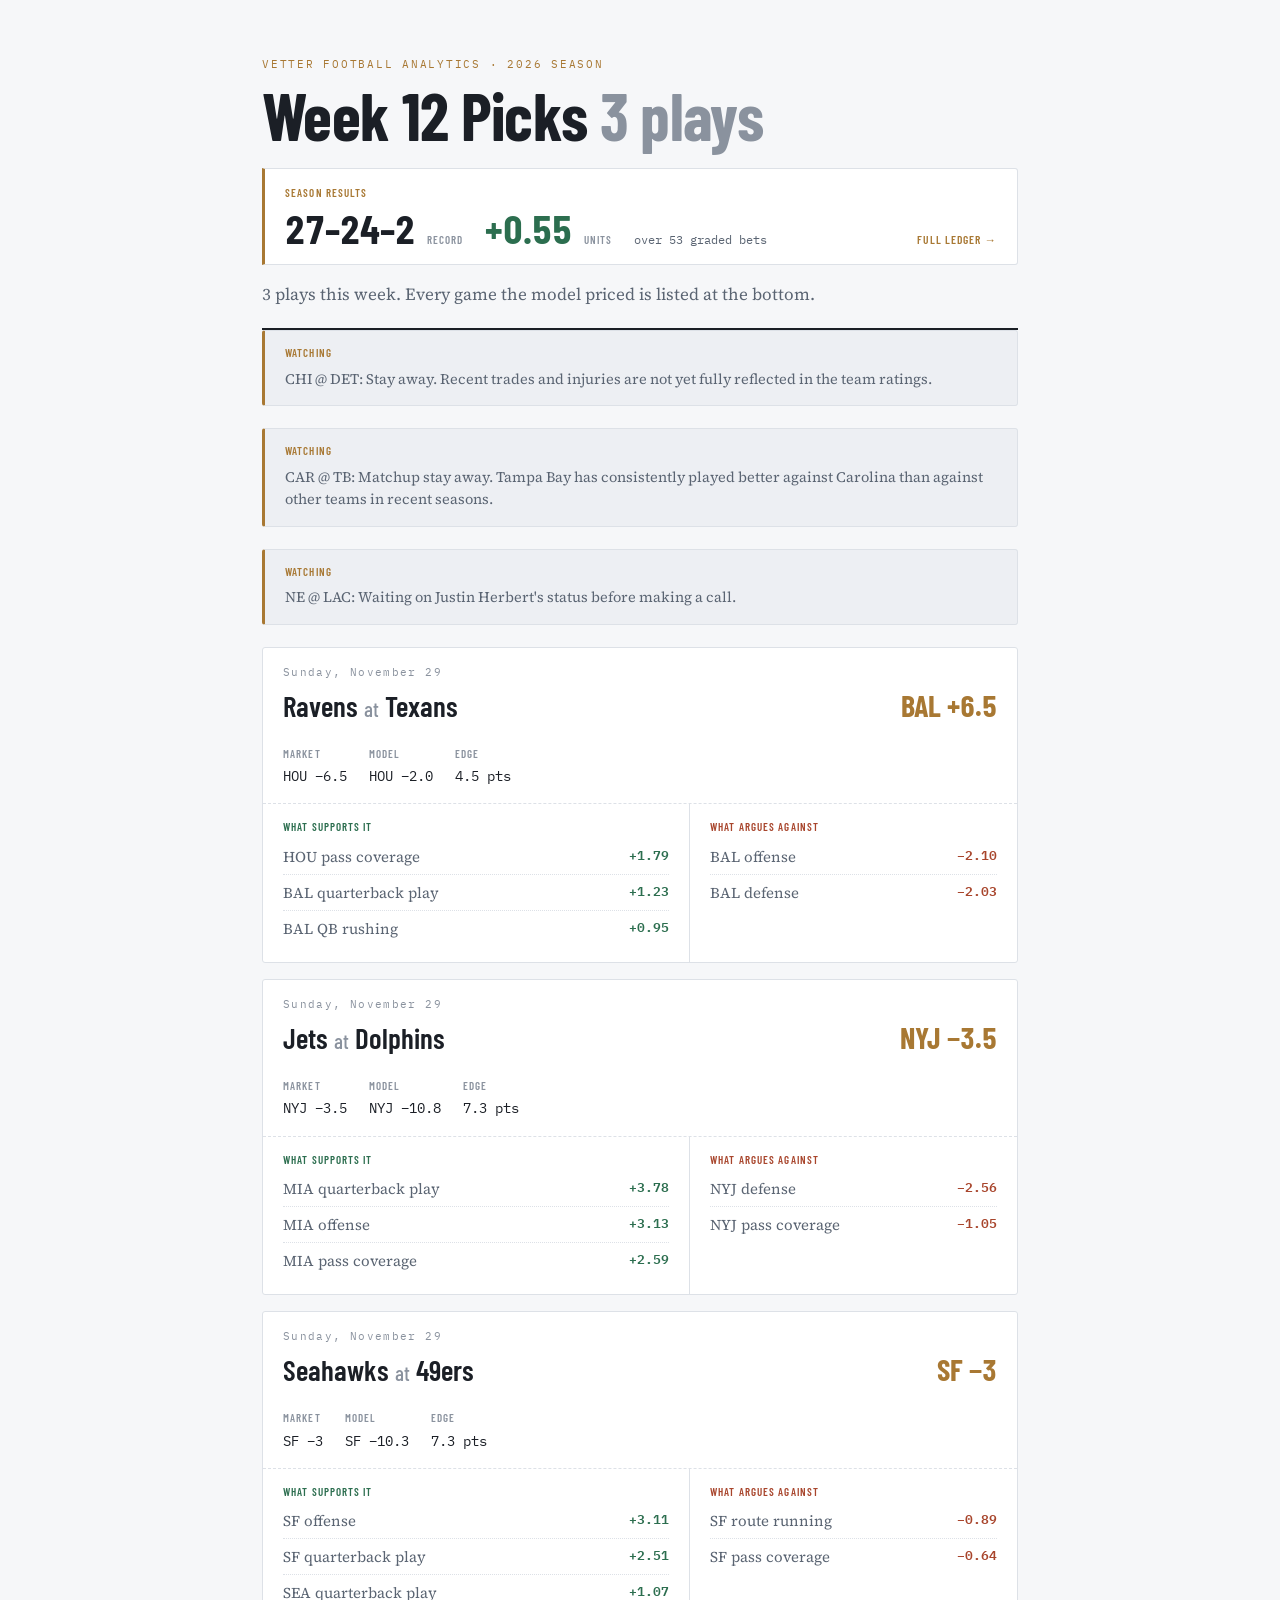
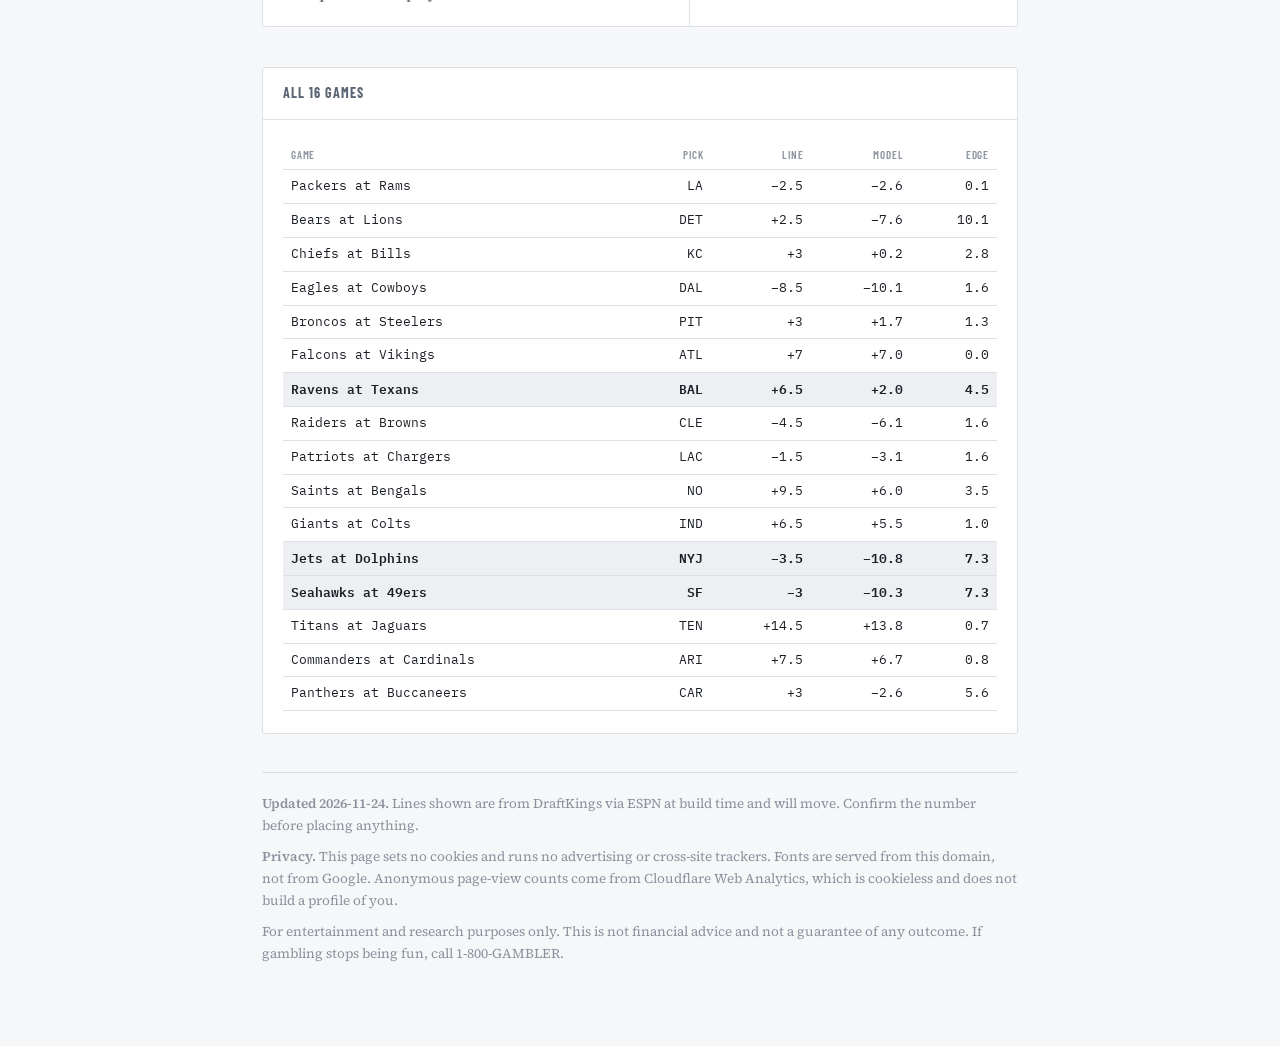
<file: index.html>
<!doctype html>
<html lang="en"><head>
<meta charset="utf-8">
<meta name="viewport" content="width=device-width,initial-scale=1">
<title>Week 12 Picks &middot; Vetter Football Analytics</title>
<meta name="description" content="Week 12 2026 NFL spread picks that pass a
key-number filter, with the model drivers behind each and the backtest that qualified them.">
<style>/* Self-hosted webfonts -- no request ever leaves this domain.
   Generated by scripts/vendor_fonts.py. SIL OFL 1.1, see fonts/LICENSE.txt. */
@font-face {
  font-family: 'Barlow Condensed';
  font-style: normal;
  font-weight: 500;
  font-display: swap;
  src: url(fonts/BarlowCondensed-500.woff2) format('woff2');
  unicode-range: U+0000-00FF, U+0131, U+0152-0153, U+02BB-02BC, U+02C6, U+02DA, U+02DC, U+0304, U+0308, U+0329, U+2000-206F, U+20AC, U+2122, U+2191, U+2193, U+2212, U+2215, U+FEFF, U+FFFD;
}
@font-face {
  font-family: 'Barlow Condensed';
  font-style: normal;
  font-weight: 600;
  font-display: swap;
  src: url(fonts/BarlowCondensed-600.woff2) format('woff2');
  unicode-range: U+0000-00FF, U+0131, U+0152-0153, U+02BB-02BC, U+02C6, U+02DA, U+02DC, U+0304, U+0308, U+0329, U+2000-206F, U+20AC, U+2122, U+2191, U+2193, U+2212, U+2215, U+FEFF, U+FFFD;
}
@font-face {
  font-family: 'Barlow Condensed';
  font-style: normal;
  font-weight: 700;
  font-display: swap;
  src: url(fonts/BarlowCondensed-700.woff2) format('woff2');
  unicode-range: U+0000-00FF, U+0131, U+0152-0153, U+02BB-02BC, U+02C6, U+02DA, U+02DC, U+0304, U+0308, U+0329, U+2000-206F, U+20AC, U+2122, U+2191, U+2193, U+2212, U+2215, U+FEFF, U+FFFD;
}
@font-face {
  font-family: 'IBM Plex Mono';
  font-style: normal;
  font-weight: 400;
  font-display: swap;
  src: url(fonts/IBMPlexMono-400.woff2) format('woff2');
  unicode-range: U+0000-00FF, U+0131, U+0152-0153, U+02BB-02BC, U+02C6, U+02DA, U+02DC, U+0304, U+0308, U+0329, U+2000-206F, U+20AC, U+2122, U+2191, U+2193, U+2212, U+2215, U+FEFF, U+FFFD;
}
@font-face {
  font-family: 'IBM Plex Mono';
  font-style: normal;
  font-weight: 500;
  font-display: swap;
  src: url(fonts/IBMPlexMono-500.woff2) format('woff2');
  unicode-range: U+0000-00FF, U+0131, U+0152-0153, U+02BB-02BC, U+02C6, U+02DA, U+02DC, U+0304, U+0308, U+0329, U+2000-206F, U+20AC, U+2122, U+2191, U+2193, U+2212, U+2215, U+FEFF, U+FFFD;
}
@font-face {
  font-family: 'IBM Plex Mono';
  font-style: normal;
  font-weight: 600;
  font-display: swap;
  src: url(fonts/IBMPlexMono-600.woff2) format('woff2');
  unicode-range: U+0000-00FF, U+0131, U+0152-0153, U+02BB-02BC, U+02C6, U+02DA, U+02DC, U+0304, U+0308, U+0329, U+2000-206F, U+20AC, U+2122, U+2191, U+2193, U+2212, U+2215, U+FEFF, U+FFFD;
}
@font-face {
  font-family: 'Source Serif 4';
  font-style: normal;
  font-weight: 400;
  font-display: swap;
  src: url(fonts/SourceSerif4-400.woff2) format('woff2');
  unicode-range: U+0000-00FF, U+0131, U+0152-0153, U+02BB-02BC, U+02C6, U+02DA, U+02DC, U+0304, U+0308, U+0329, U+2000-206F, U+20AC, U+2122, U+2191, U+2193, U+2212, U+2215, U+FEFF, U+FFFD;
}
@font-face {
  font-family: 'Source Serif 4';
  font-style: normal;
  font-weight: 600;
  font-display: swap;
  src: url(fonts/SourceSerif4-400.woff2) format('woff2');
  unicode-range: U+0000-00FF, U+0131, U+0152-0153, U+02BB-02BC, U+02C6, U+02DA, U+02DC, U+0304, U+0308, U+0329, U+2000-206F, U+20AC, U+2122, U+2191, U+2193, U+2212, U+2215, U+FEFF, U+FFFD;
}
</style>
<style>
/* Link out to the graded record. Kept in the shared CSS rather than the results page's own
   sheet because both pages link to each other and the two must look the same. */
.navout{margin:6px 0 0}
.navout a{font:600 12px/1.3 var(--disp);letter-spacing:.09em;text-transform:uppercase;
  color:var(--brass);text-decoration:none;border-bottom:1px solid transparent}
.navout a:hover{border-bottom-color:var(--brass)}
/* The season-record banner: a full-width target, because the record is the second thing a
   visitor wants after this week's plays and a 12px link was not finding it. */
.seasonbar{display:flex;flex-wrap:wrap;align-items:baseline;gap:0 12px;
  margin:22px 0 0;padding:15px 20px;background:var(--card);
  border:1px solid var(--line);border-left:3px solid var(--brass);border-radius:0 3px 3px 0;
  text-decoration:none;color:inherit;transition:border-color .15s,background .15s}
.seasonbar:hover{background:var(--rail);border-color:var(--brass)}
.seasonbar .sb-lab{width:100%;font-family:var(--disp);text-transform:uppercase;
  letter-spacing:.1em;font-size:11px;font-weight:600;color:var(--brass);margin-bottom:6px}
.seasonbar .sb-fig{font-family:var(--disp);font-weight:700;font-size:clamp(30px,6vw,40px);
  line-height:1;color:var(--tx);font-variant-numeric:tabular-nums}
.seasonbar .sb-fig.pos{color:var(--for)} .seasonbar .sb-fig.neg{color:var(--agst)}
.seasonbar .sb-sub{font-family:var(--disp);text-transform:uppercase;letter-spacing:.09em;
  font-size:11px;font-weight:600;color:var(--tx3);margin-right:10px}
.seasonbar .sb-n{font-family:var(--mono);font-size:12px;color:var(--tx2)}
.seasonbar .sb-go{margin-left:auto;font-family:var(--disp);text-transform:uppercase;
  letter-spacing:.09em;font-size:11.5px;font-weight:600;color:var(--brass);white-space:nowrap}
@media (max-width:520px){.seasonbar .sb-go{margin-left:0;width:100%;margin-top:8px}}
/* All-games table: the plays are marked so a reader can see which rows made the card without
   the page having to repeat them. */
table.allg td{font-variant-numeric:tabular-nums}
table.allg tr.on{background:var(--rail)}
table.allg tr.on td{font-weight:600}
:root{
  --paper:#F6F7F9; --card:#FFFFFF; --line:#DDE1E7;
  --tx:#1B1F26; --tx2:#5A6472; --tx3:#8A929E;
  --brass:#A87833; --for:#2C6E4F; --agst:#A8452C; --rail:#EDEFF3;
  --disp:"Barlow Condensed",Impact,"Arial Narrow",sans-serif;
  --body:"Source Serif 4",Georgia,"Times New Roman",serif;
  --mono:"IBM Plex Mono",ui-monospace,Consolas,monospace;
}
@media (prefers-color-scheme:dark){:root:not([data-theme="light"]){
  --paper:#0F1216; --card:#171B21; --line:#282E37;
  --tx:#E6E9ED; --tx2:#9AA3AF; --tx3:#6E7885;
  --brass:#D6A45B; --for:#5FA37C; --agst:#D2725A; --rail:#1E242C;
}}
:root[data-theme="dark"]{
  --paper:#0F1216; --card:#171B21; --line:#282E37;
  --tx:#E6E9ED; --tx2:#9AA3AF; --tx3:#6E7885;
  --brass:#D6A45B; --for:#5FA37C; --agst:#D2725A; --rail:#1E242C;
}
*{box-sizing:border-box}
body{margin:0;background:var(--paper);color:var(--tx);font-family:var(--body);
  font-size:17px;line-height:1.6;-webkit-font-smoothing:antialiased}
.wrap{max-width:820px;margin:0 auto;padding:clamp(22px,5vw,56px) clamp(18px,5vw,32px) 72px}
.k{font-family:var(--disp);text-transform:uppercase;letter-spacing:.1em;font-size:11px;
  font-weight:600;color:var(--tx3);display:block}
header{border-bottom:2px solid var(--tx);padding-bottom:20px}
.eyebrow{font-family:var(--mono);font-size:11px;letter-spacing:.16em;text-transform:uppercase;
  color:var(--brass);margin:0 0 10px}
h1{font-family:var(--disp);font-weight:700;font-size:clamp(40px,9vw,66px);line-height:.95;
  margin:0;letter-spacing:-.01em}
h1 em{font-style:normal;color:var(--tx3)}
.lede{color:var(--tx2);margin:16px 0 0;max-width:62ch}
.rule{margin:26px 0 34px;border-left:3px solid var(--brass);background:var(--card);
  padding:16px 20px;border-radius:0 3px 3px 0}
.rule .k{margin-bottom:8px}
.rule p{margin:0;font-size:16px;color:var(--tx2)}
.rule b{color:var(--tx);font-family:var(--mono);font-size:14.5px}
.picks{display:flex;flex-direction:column;gap:16px}
.pick{background:var(--card);border:1px solid var(--line);border-radius:3px;overflow:hidden}
.ptop{display:flex;flex-wrap:wrap;align-items:baseline;gap:0 14px;
  padding:16px 20px 12px}
.day{font-family:var(--mono);font-size:10.5px;letter-spacing:.13em;color:var(--tx3);
  width:100%}
.ptop h2{font-family:var(--disp);font-weight:600;font-size:29px;line-height:1.05;margin:4px 0 0;
  flex:1 1 auto}
.ptop h2 span{color:var(--tx3);font-weight:500;font-size:21px}
.bet{font-family:var(--disp);font-weight:700;font-size:30px;color:var(--brass);
  font-variant-numeric:tabular-nums;white-space:nowrap}
.nums{display:flex;flex-wrap:wrap;gap:22px;padding:4px 20px 14px;
  border-bottom:1px dashed var(--line)}
.nums div span:last-child{font-family:var(--mono);font-size:13.5px;
  font-variant-numeric:tabular-nums;color:var(--tx)}
.drv{display:grid;grid-template-columns:1.3fr 1fr;border-top:0}
.dcol{padding:14px 20px 16px}
.dcol+.dcol{border-left:1px solid var(--line)}
.dcol ul{list-style:none;margin:9px 0 0;padding:0;display:flex;flex-direction:column;gap:6px}
.dcol li{display:flex;justify-content:space-between;gap:12px;font-size:15px;
  border-bottom:1px dotted var(--line);padding-bottom:5px}
.dcol li:last-child{border-bottom:0}
.dcol li span:first-child{color:var(--tx2)}
.dcol li span:last-child{font-family:var(--mono);font-size:13px;font-weight:600;
  font-variant-numeric:tabular-nums;white-space:nowrap}
.for .k{color:var(--for)} .for li span:last-child{color:var(--for)}
.agst .k{color:var(--agst)} .agst li span:last-child{color:var(--agst)}
.badge{font-family:var(--mono);font-size:9.5px;letter-spacing:.12em;text-transform:uppercase;
  color:var(--brass);border:1px solid var(--brass);border-radius:2px;padding:2px 6px;
  margin-left:9px;white-space:nowrap}
.note{border-top:1px solid var(--line);background:var(--rail);padding:13px 20px 15px}
.note .k{margin-bottom:6px;color:var(--brass)}
.note p{margin:0;font-size:14.5px;line-height:1.55;color:var(--tx2)}
.watch{margin:0 0 22px;border:1px solid var(--line);border-left:3px solid var(--brass);
  border-radius:3px}
.method{margin-top:40px;border:1px solid var(--line);background:var(--card);border-radius:3px}
.method h3{font-family:var(--disp);text-transform:uppercase;letter-spacing:.07em;font-size:14px;
  margin:0;padding:14px 20px;border-bottom:1px solid var(--line);color:var(--tx2)}
.method .inner{padding:6px 20px 18px}
.method p{font-size:15.5px;color:var(--tx2)}
.method b{color:var(--tx)}
table{width:100%;border-collapse:collapse;margin:14px 0 4px;font-family:var(--mono);
  font-size:13px;font-variant-numeric:tabular-nums}
th,td{text-align:right;padding:6px 8px;border-bottom:1px solid var(--line)}
th:first-child,td:first-child{text-align:left}
th{font-family:var(--disp);text-transform:uppercase;letter-spacing:.07em;font-size:11px;
  color:var(--tx3);font-weight:600}
.tw{overflow-x:auto}
.record{font-family:var(--disp);font-size:34px;font-weight:700;color:var(--brass);
  margin:10px 0 14px;line-height:1.1;letter-spacing:.005em;font-variant-numeric:tabular-nums}
.record span{display:block;font-family:var(--mono);font-size:13px;font-weight:400;
  color:var(--tx2);letter-spacing:0;margin-top:5px}
footer{margin-top:38px;padding-top:20px;border-top:1px solid var(--line);
  font-size:13.5px;color:var(--tx3)}
footer p{margin:0 0 10px}
@media (max-width:640px){
  .drv{grid-template-columns:1fr}
  .dcol+.dcol{border-left:0;border-top:1px solid var(--line)}
  .bet{font-size:26px}
}
</style>
</head><body>
<div class="wrap">
<header>
  <p class="eyebrow">Vetter Football Analytics &middot; 2026 Season</p>
  <h1>Week 12 Picks <em>3 plays</em></h1>
  <a class="seasonbar" href="results.html"><span class="sb-lab">Season results</span><span class="sb-fig">27&ndash;24&ndash;2</span><span class="sb-sub">record</span><span class="sb-fig pos">+0.55</span><span class="sb-sub">units</span><span class="sb-n">over 53 graded bets</span><span class="sb-go">Full ledger &rarr;</span></a>
  <p class="lede">3 plays this week. Every game the model priced is listed at the
  bottom.</p>
</header>

<div class="note watch"><span class="k">Watching</span><p>CHI @ DET: Stay away. Recent trades and injuries are not yet fully reflected in the team ratings.</p></div><div class="note watch"><span class="k">Watching</span><p>CAR @ TB: Matchup stay away. Tampa Bay has consistently played better against Carolina than against other teams in recent seasons.</p></div><div class="note watch"><span class="k">Watching</span><p>NE @ LAC: Waiting on Justin Herbert&#x27;s status before making a call.</p></div><div class="picks">
    <article class="pick">
      <div class="ptop">
        <div class="day">Sunday, November 29</div>
        <h2>Ravens <span>at</span> Texans</h2>
        <div class="bet">BAL +6.5</div>
      </div>
      <div class="nums">
        <div><span class="k">Market</span><span>HOU −6.5</span></div>
        <div><span class="k">Model</span><span>HOU −2.0</span></div>
        <div><span class="k">Edge</span><span>4.5 pts</span></div>
      </div>
      <div class="drv">
        <div class="dcol for"><span class="k">What supports it</span><ul><li><span>HOU pass coverage</span><span>+1.79</span></li><li><span>BAL quarterback play</span><span>+1.23</span></li><li><span>BAL QB rushing</span><span>+0.95</span></li></ul></div>
        <div class="dcol agst"><span class="k">What argues against</span><ul><li><span>BAL offense</span><span>−2.10</span></li><li><span>BAL defense</span><span>−2.03</span></li></ul></div>
      </div>
    </article>
    <article class="pick">
      <div class="ptop">
        <div class="day">Sunday, November 29</div>
        <h2>Jets <span>at</span> Dolphins</h2>
        <div class="bet">NYJ −3.5</div>
      </div>
      <div class="nums">
        <div><span class="k">Market</span><span>NYJ −3.5</span></div>
        <div><span class="k">Model</span><span>NYJ −10.8</span></div>
        <div><span class="k">Edge</span><span>7.3 pts</span></div>
      </div>
      <div class="drv">
        <div class="dcol for"><span class="k">What supports it</span><ul><li><span>MIA quarterback play</span><span>+3.78</span></li><li><span>MIA offense</span><span>+3.13</span></li><li><span>MIA pass coverage</span><span>+2.59</span></li></ul></div>
        <div class="dcol agst"><span class="k">What argues against</span><ul><li><span>NYJ defense</span><span>−2.56</span></li><li><span>NYJ pass coverage</span><span>−1.05</span></li></ul></div>
      </div>
    </article>
    <article class="pick">
      <div class="ptop">
        <div class="day">Sunday, November 29</div>
        <h2>Seahawks <span>at</span> 49ers</h2>
        <div class="bet">SF −3</div>
      </div>
      <div class="nums">
        <div><span class="k">Market</span><span>SF −3</span></div>
        <div><span class="k">Model</span><span>SF −10.3</span></div>
        <div><span class="k">Edge</span><span>7.3 pts</span></div>
      </div>
      <div class="drv">
        <div class="dcol for"><span class="k">What supports it</span><ul><li><span>SF offense</span><span>+3.11</span></li><li><span>SF quarterback play</span><span>+2.51</span></li><li><span>SEA quarterback play</span><span>+1.07</span></li></ul></div>
        <div class="dcol agst"><span class="k">What argues against</span><ul><li><span>SF route running</span><span>−0.89</span></li><li><span>SF pass coverage</span><span>−0.64</span></li></ul></div>
      </div>
    </article>
</div>

<section class="method">
  <h3>All 16 games</h3>
  <div class="inner">
  <div class="tw"><table class="allg">
    <tr><th>Game</th><th>Pick</th><th>Line</th><th>Model</th><th>Edge</th></tr>
    <tr><td>Packers at Rams</td><td>LA</td><td>−2.5</td><td>−2.6</td><td>0.1</td></tr>
    <tr><td>Bears at Lions</td><td>DET</td><td>+2.5</td><td>−7.6</td><td>10.1</td></tr>
    <tr><td>Chiefs at Bills</td><td>KC</td><td>+3</td><td>+0.2</td><td>2.8</td></tr>
    <tr><td>Eagles at Cowboys</td><td>DAL</td><td>−8.5</td><td>−10.1</td><td>1.6</td></tr>
    <tr><td>Broncos at Steelers</td><td>PIT</td><td>+3</td><td>+1.7</td><td>1.3</td></tr>
    <tr><td>Falcons at Vikings</td><td>ATL</td><td>+7</td><td>+7.0</td><td>0.0</td></tr>
    <tr class="on"><td>Ravens at Texans</td><td>BAL</td><td>+6.5</td><td>+2.0</td><td>4.5</td></tr>
    <tr><td>Raiders at Browns</td><td>CLE</td><td>−4.5</td><td>−6.1</td><td>1.6</td></tr>
    <tr><td>Patriots at Chargers</td><td>LAC</td><td>−1.5</td><td>−3.1</td><td>1.6</td></tr>
    <tr><td>Saints at Bengals</td><td>NO</td><td>+9.5</td><td>+6.0</td><td>3.5</td></tr>
    <tr><td>Giants at Colts</td><td>IND</td><td>+6.5</td><td>+5.5</td><td>1.0</td></tr>
    <tr class="on"><td>Jets at Dolphins</td><td>NYJ</td><td>−3.5</td><td>−10.8</td><td>7.3</td></tr>
    <tr class="on"><td>Seahawks at 49ers</td><td>SF</td><td>−3</td><td>−10.3</td><td>7.3</td></tr>
    <tr><td>Titans at Jaguars</td><td>TEN</td><td>+14.5</td><td>+13.8</td><td>0.7</td></tr>
    <tr><td>Commanders at Cardinals</td><td>ARI</td><td>+7.5</td><td>+6.7</td><td>0.8</td></tr>
    <tr><td>Panthers at Buccaneers</td><td>CAR</td><td>+3</td><td>−2.6</td><td>5.6</td></tr>
  </table></div>
  </div>
</section>

<footer>
  <p><b>Updated 2026-11-24.</b> Lines shown are from DraftKings via ESPN at build time and will
  move. Confirm the number before placing anything.</p>
  <p><b>Privacy.</b> This page sets no cookies and runs no advertising or cross-site trackers. Fonts are served from this domain, not from Google. Anonymous page-view counts come from Cloudflare Web Analytics, which is cookieless and does not build a profile of you.</p>
  <p>For entertainment and research purposes only. This is not financial advice and not a
  guarantee of any outcome. If gambling stops being fun, call 1-800-GAMBLER.</p>
</footer>
</div>
<!-- Cloudflare Web Analytics --><script type="module" src="https://static.cloudflareinsights.com/beacon.min.js" data-cf-beacon='{"token": "263f1cc7247d42f390323c5ebadceb72"}'></script><!-- End Cloudflare Web Analytics -->
</body></html>
</file>
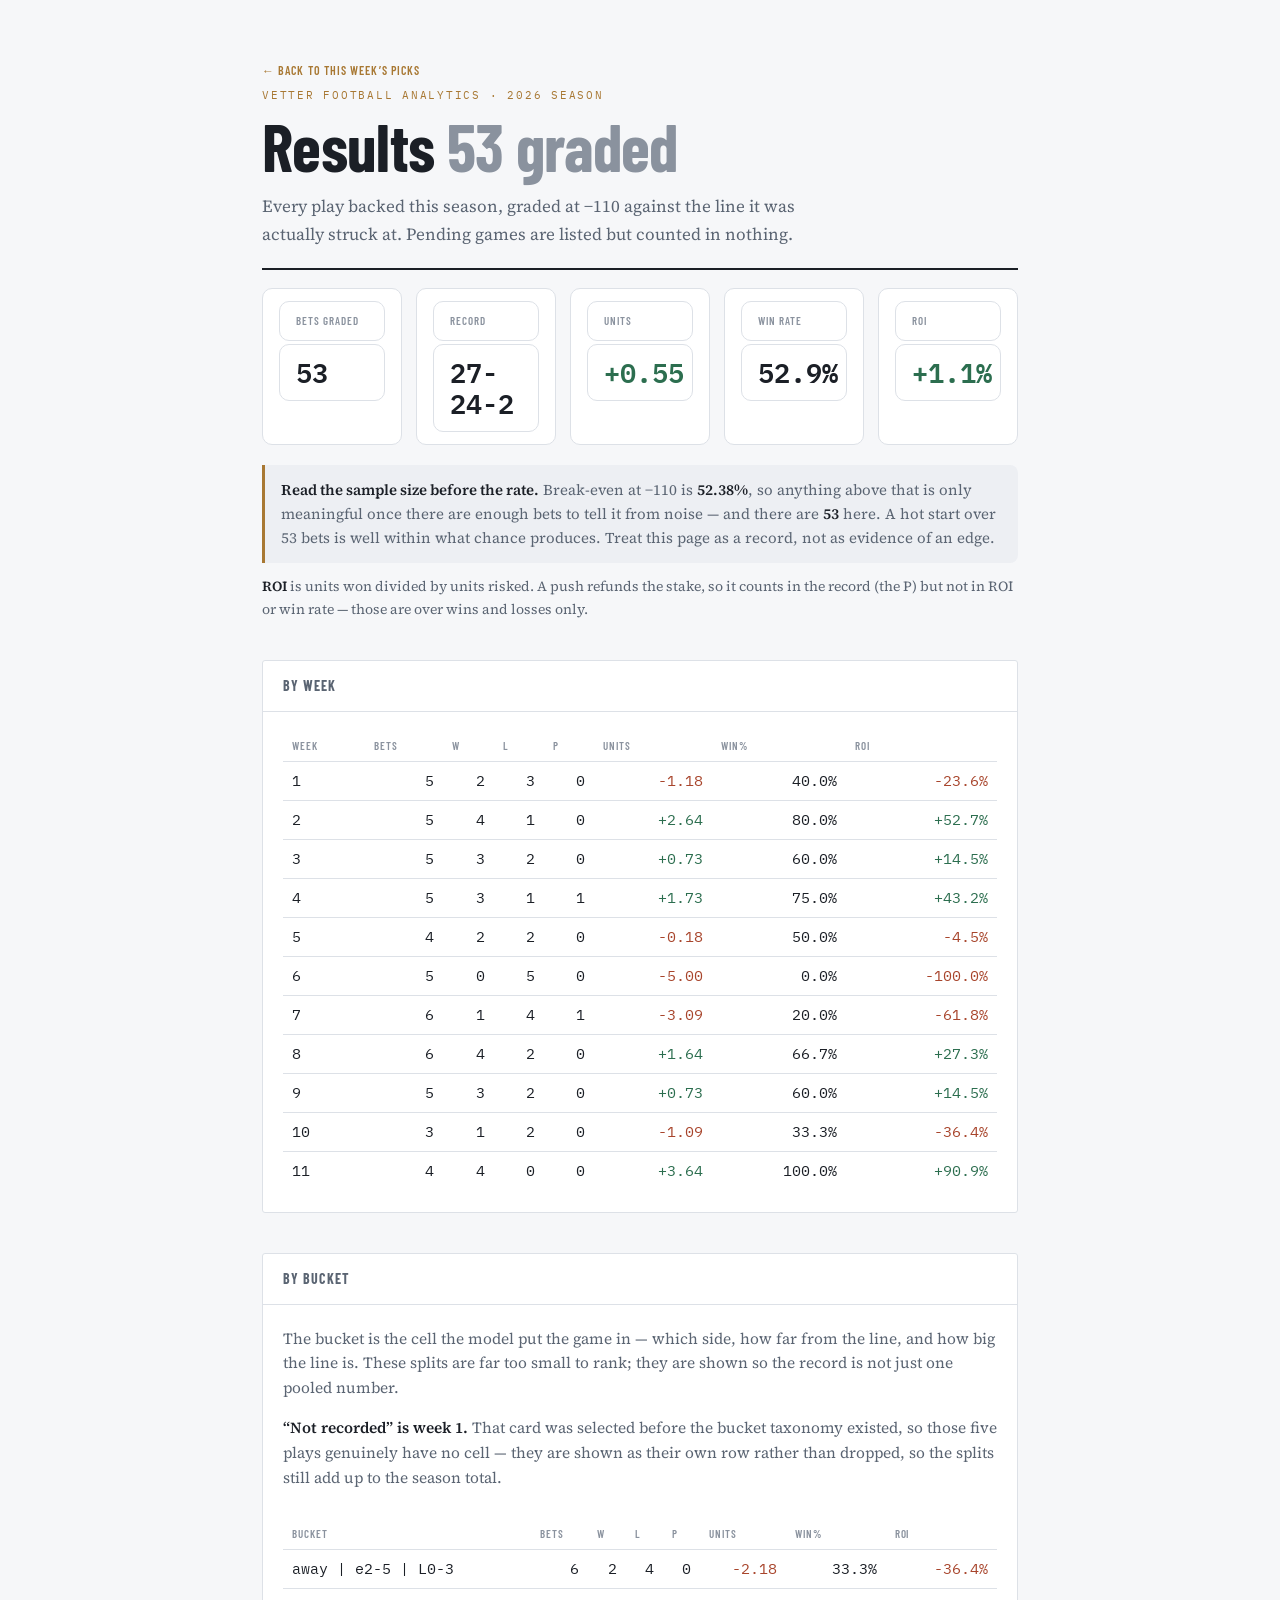
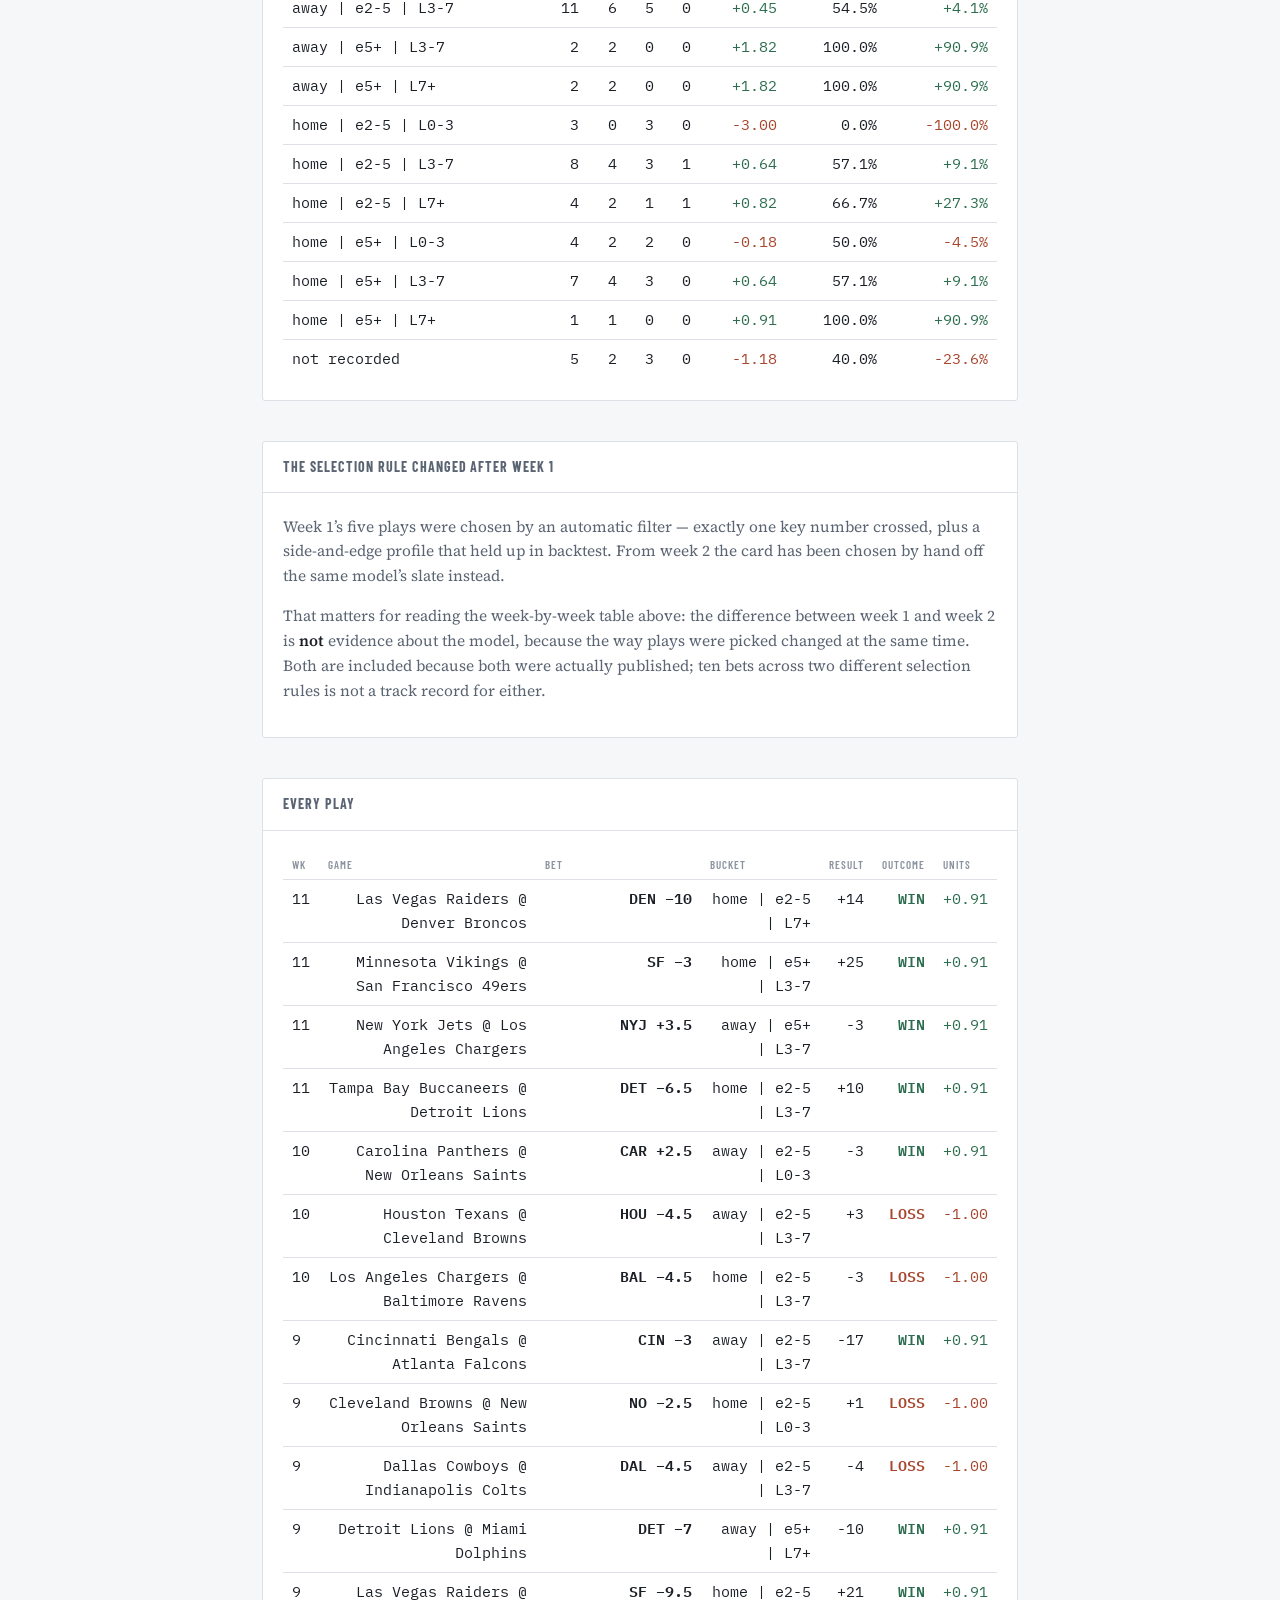
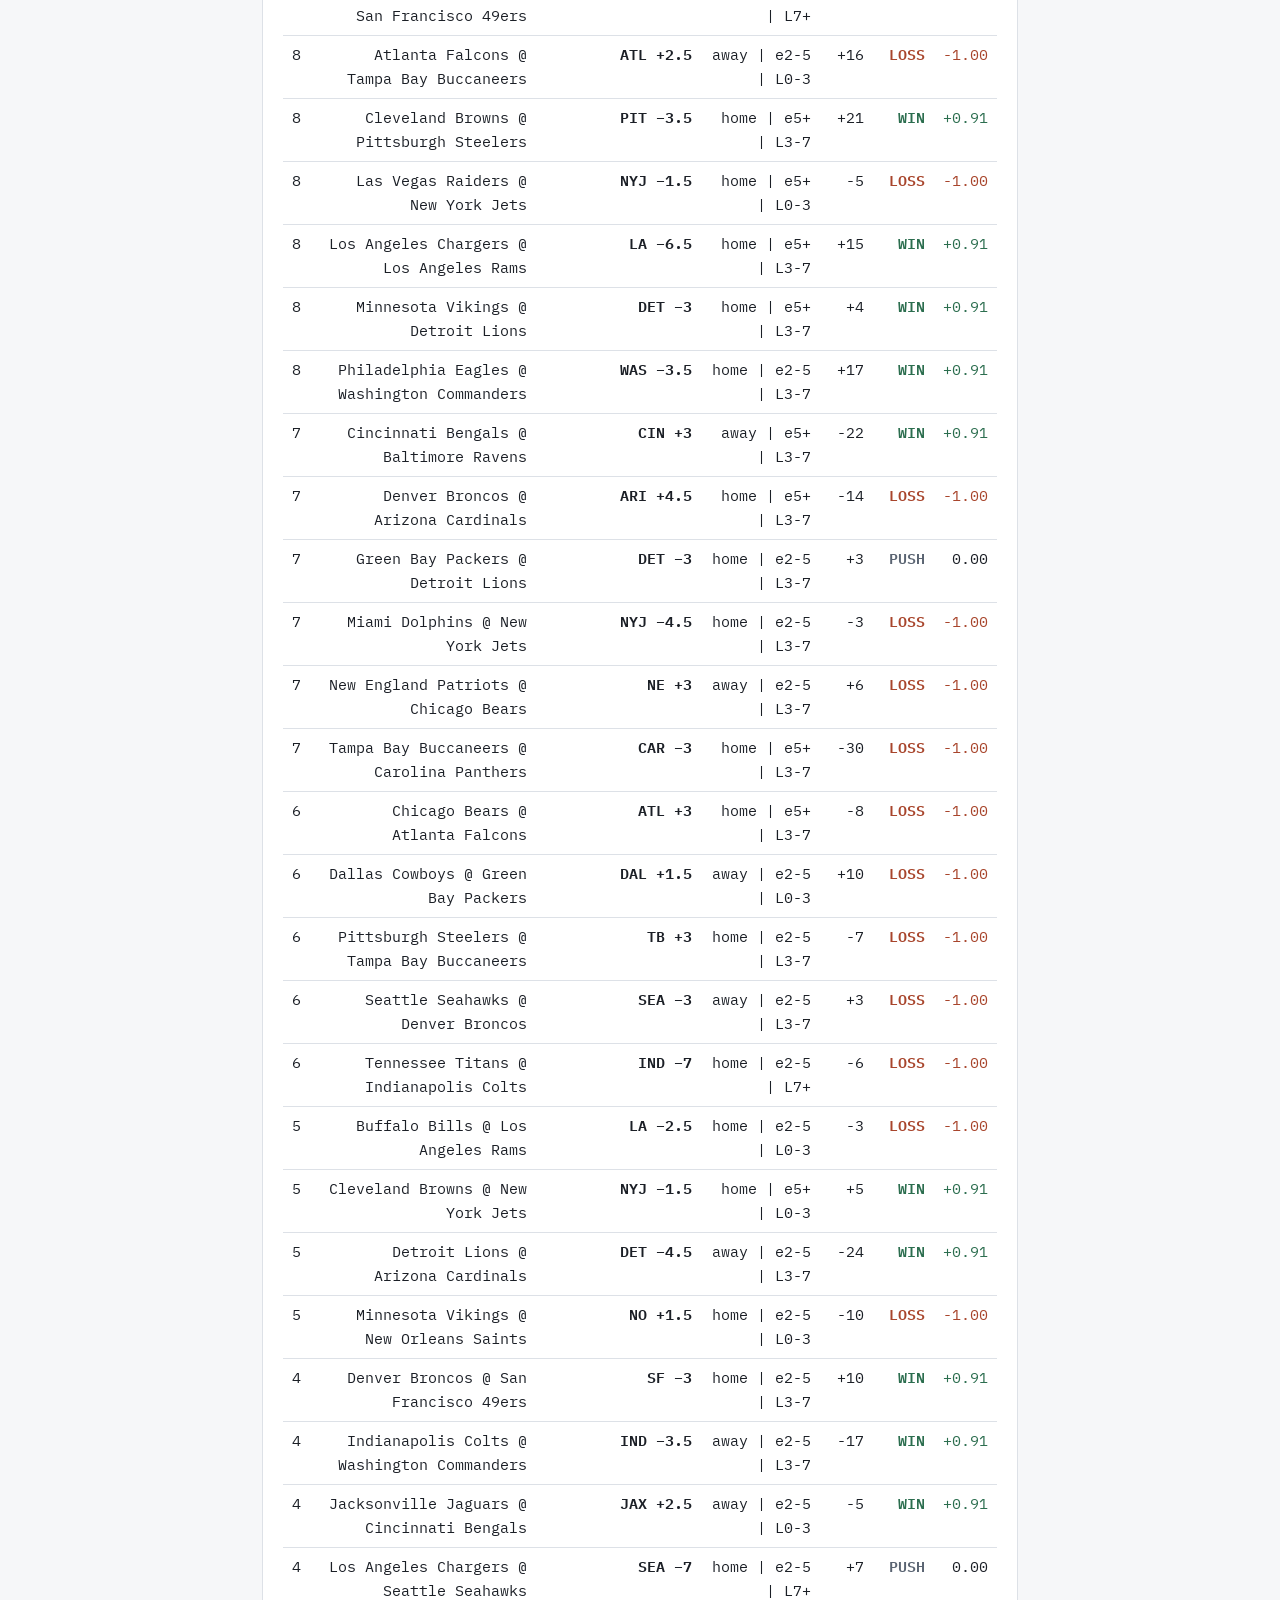
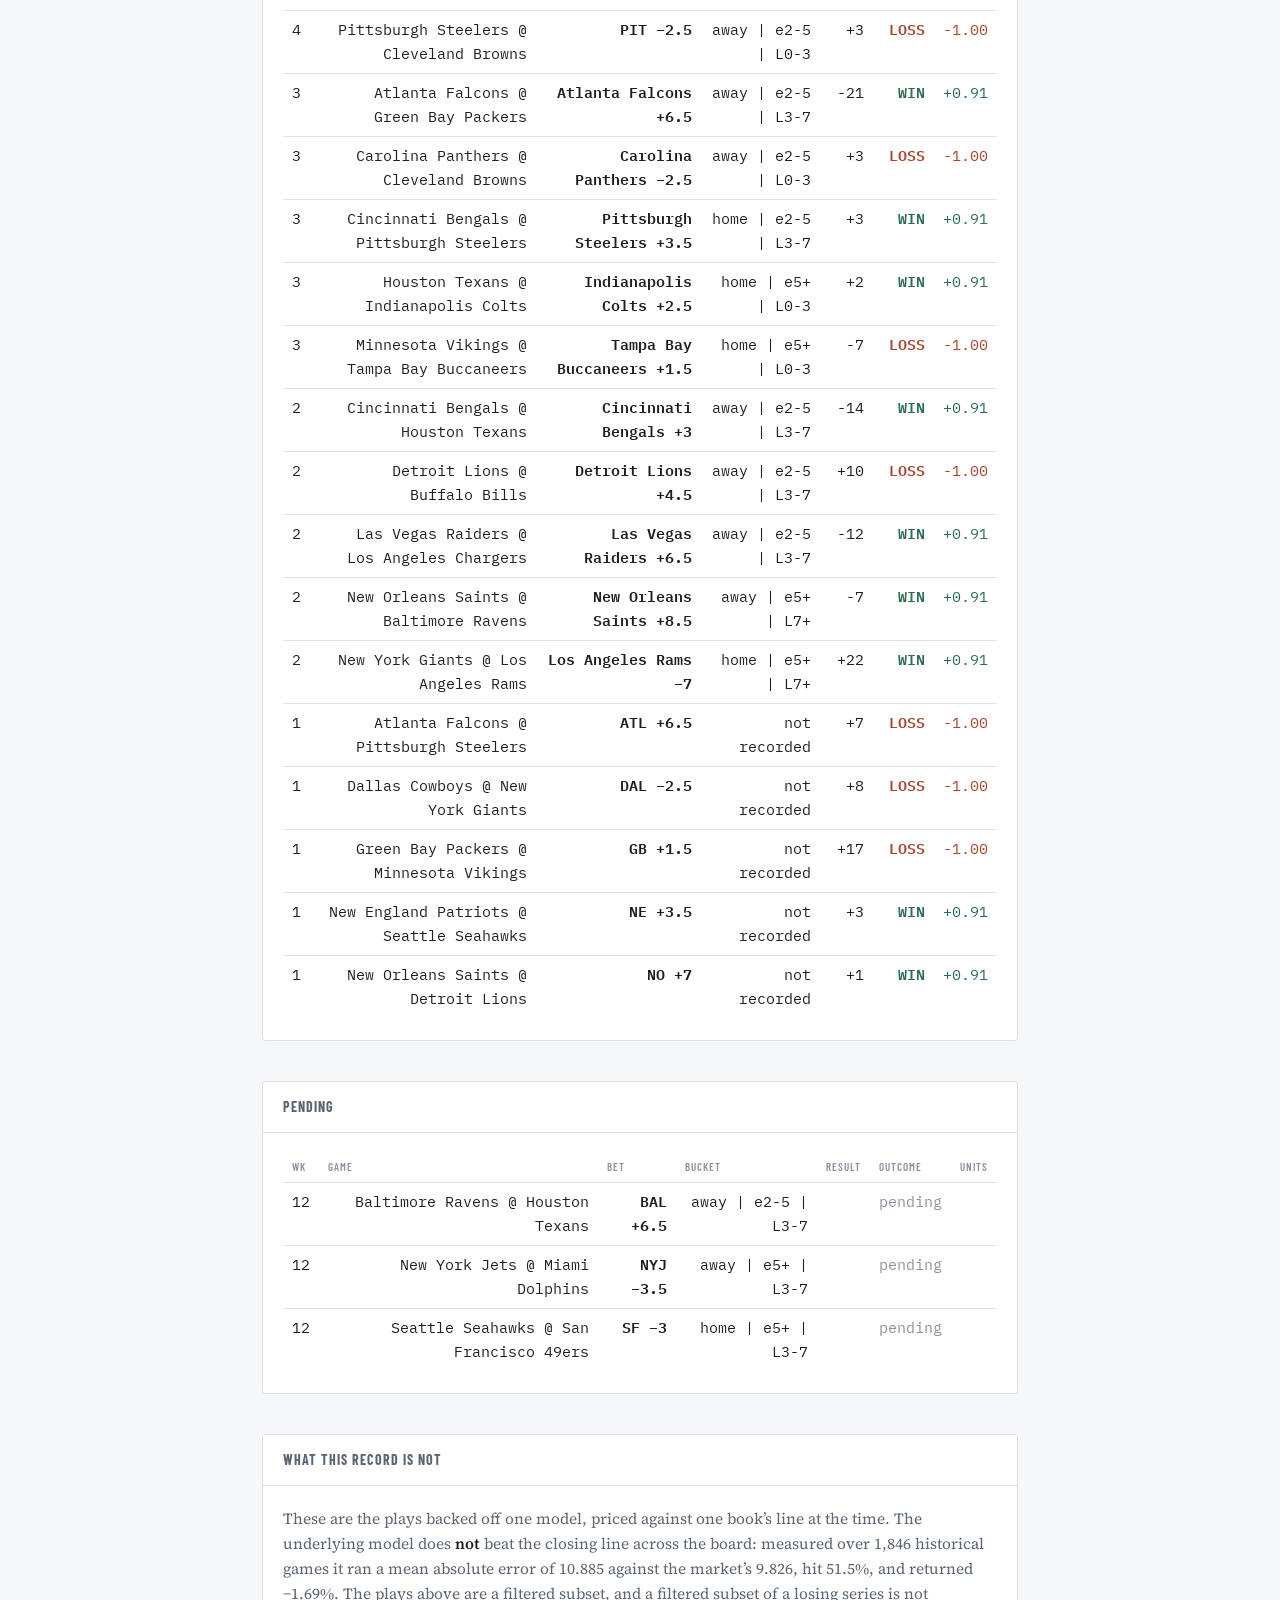
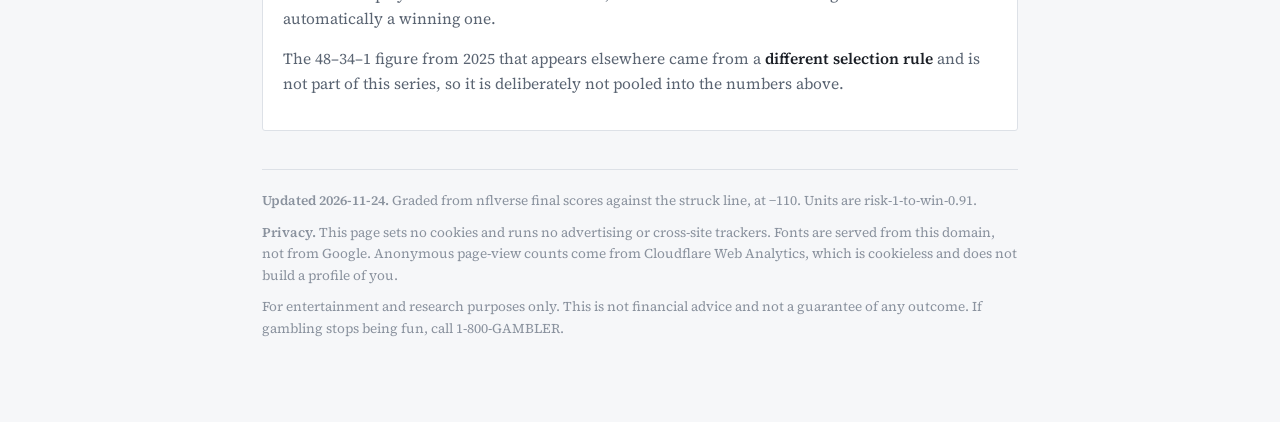
<file: results.html>
<!doctype html>
<html lang="en"><head>
<meta charset="utf-8">
<meta name="viewport" content="width=device-width,initial-scale=1">
<title>Results &middot; Vetter Football Analytics</title>
<meta name="description" content="Graded record of every NFL spread play backed this season,
at -110, with units and ROI stated against the break-even rate.">
<style>/* Self-hosted webfonts -- no request ever leaves this domain.
   Generated by scripts/vendor_fonts.py. SIL OFL 1.1, see fonts/LICENSE.txt. */
@font-face {
  font-family: 'Barlow Condensed';
  font-style: normal;
  font-weight: 500;
  font-display: swap;
  src: url(fonts/BarlowCondensed-500.woff2) format('woff2');
  unicode-range: U+0000-00FF, U+0131, U+0152-0153, U+02BB-02BC, U+02C6, U+02DA, U+02DC, U+0304, U+0308, U+0329, U+2000-206F, U+20AC, U+2122, U+2191, U+2193, U+2212, U+2215, U+FEFF, U+FFFD;
}
@font-face {
  font-family: 'Barlow Condensed';
  font-style: normal;
  font-weight: 600;
  font-display: swap;
  src: url(fonts/BarlowCondensed-600.woff2) format('woff2');
  unicode-range: U+0000-00FF, U+0131, U+0152-0153, U+02BB-02BC, U+02C6, U+02DA, U+02DC, U+0304, U+0308, U+0329, U+2000-206F, U+20AC, U+2122, U+2191, U+2193, U+2212, U+2215, U+FEFF, U+FFFD;
}
@font-face {
  font-family: 'Barlow Condensed';
  font-style: normal;
  font-weight: 700;
  font-display: swap;
  src: url(fonts/BarlowCondensed-700.woff2) format('woff2');
  unicode-range: U+0000-00FF, U+0131, U+0152-0153, U+02BB-02BC, U+02C6, U+02DA, U+02DC, U+0304, U+0308, U+0329, U+2000-206F, U+20AC, U+2122, U+2191, U+2193, U+2212, U+2215, U+FEFF, U+FFFD;
}
@font-face {
  font-family: 'IBM Plex Mono';
  font-style: normal;
  font-weight: 400;
  font-display: swap;
  src: url(fonts/IBMPlexMono-400.woff2) format('woff2');
  unicode-range: U+0000-00FF, U+0131, U+0152-0153, U+02BB-02BC, U+02C6, U+02DA, U+02DC, U+0304, U+0308, U+0329, U+2000-206F, U+20AC, U+2122, U+2191, U+2193, U+2212, U+2215, U+FEFF, U+FFFD;
}
@font-face {
  font-family: 'IBM Plex Mono';
  font-style: normal;
  font-weight: 500;
  font-display: swap;
  src: url(fonts/IBMPlexMono-500.woff2) format('woff2');
  unicode-range: U+0000-00FF, U+0131, U+0152-0153, U+02BB-02BC, U+02C6, U+02DA, U+02DC, U+0304, U+0308, U+0329, U+2000-206F, U+20AC, U+2122, U+2191, U+2193, U+2212, U+2215, U+FEFF, U+FFFD;
}
@font-face {
  font-family: 'IBM Plex Mono';
  font-style: normal;
  font-weight: 600;
  font-display: swap;
  src: url(fonts/IBMPlexMono-600.woff2) format('woff2');
  unicode-range: U+0000-00FF, U+0131, U+0152-0153, U+02BB-02BC, U+02C6, U+02DA, U+02DC, U+0304, U+0308, U+0329, U+2000-206F, U+20AC, U+2122, U+2191, U+2193, U+2212, U+2215, U+FEFF, U+FFFD;
}
@font-face {
  font-family: 'Source Serif 4';
  font-style: normal;
  font-weight: 400;
  font-display: swap;
  src: url(fonts/SourceSerif4-400.woff2) format('woff2');
  unicode-range: U+0000-00FF, U+0131, U+0152-0153, U+02BB-02BC, U+02C6, U+02DA, U+02DC, U+0304, U+0308, U+0329, U+2000-206F, U+20AC, U+2122, U+2191, U+2193, U+2212, U+2215, U+FEFF, U+FFFD;
}
@font-face {
  font-family: 'Source Serif 4';
  font-style: normal;
  font-weight: 600;
  font-display: swap;
  src: url(fonts/SourceSerif4-400.woff2) format('woff2');
  unicode-range: U+0000-00FF, U+0131, U+0152-0153, U+02BB-02BC, U+02C6, U+02DA, U+02DC, U+0304, U+0308, U+0329, U+2000-206F, U+20AC, U+2122, U+2191, U+2193, U+2212, U+2215, U+FEFF, U+FFFD;
}
</style>
<style>
/* Link out to the graded record. Kept in the shared CSS rather than the results page's own
   sheet because both pages link to each other and the two must look the same. */
.navout{margin:6px 0 0}
.navout a{font:600 12px/1.3 var(--disp);letter-spacing:.09em;text-transform:uppercase;
  color:var(--brass);text-decoration:none;border-bottom:1px solid transparent}
.navout a:hover{border-bottom-color:var(--brass)}
/* The season-record banner: a full-width target, because the record is the second thing a
   visitor wants after this week's plays and a 12px link was not finding it. */
.seasonbar{display:flex;flex-wrap:wrap;align-items:baseline;gap:0 12px;
  margin:22px 0 0;padding:15px 20px;background:var(--card);
  border:1px solid var(--line);border-left:3px solid var(--brass);border-radius:0 3px 3px 0;
  text-decoration:none;color:inherit;transition:border-color .15s,background .15s}
.seasonbar:hover{background:var(--rail);border-color:var(--brass)}
.seasonbar .sb-lab{width:100%;font-family:var(--disp);text-transform:uppercase;
  letter-spacing:.1em;font-size:11px;font-weight:600;color:var(--brass);margin-bottom:6px}
.seasonbar .sb-fig{font-family:var(--disp);font-weight:700;font-size:clamp(30px,6vw,40px);
  line-height:1;color:var(--tx);font-variant-numeric:tabular-nums}
.seasonbar .sb-fig.pos{color:var(--for)} .seasonbar .sb-fig.neg{color:var(--agst)}
.seasonbar .sb-sub{font-family:var(--disp);text-transform:uppercase;letter-spacing:.09em;
  font-size:11px;font-weight:600;color:var(--tx3);margin-right:10px}
.seasonbar .sb-n{font-family:var(--mono);font-size:12px;color:var(--tx2)}
.seasonbar .sb-go{margin-left:auto;font-family:var(--disp);text-transform:uppercase;
  letter-spacing:.09em;font-size:11.5px;font-weight:600;color:var(--brass);white-space:nowrap}
@media (max-width:520px){.seasonbar .sb-go{margin-left:0;width:100%;margin-top:8px}}
/* All-games table: the plays are marked so a reader can see which rows made the card without
   the page having to repeat them. */
table.allg td{font-variant-numeric:tabular-nums}
table.allg tr.on{background:var(--rail)}
table.allg tr.on td{font-weight:600}
:root{
  --paper:#F6F7F9; --card:#FFFFFF; --line:#DDE1E7;
  --tx:#1B1F26; --tx2:#5A6472; --tx3:#8A929E;
  --brass:#A87833; --for:#2C6E4F; --agst:#A8452C; --rail:#EDEFF3;
  --disp:"Barlow Condensed",Impact,"Arial Narrow",sans-serif;
  --body:"Source Serif 4",Georgia,"Times New Roman",serif;
  --mono:"IBM Plex Mono",ui-monospace,Consolas,monospace;
}
@media (prefers-color-scheme:dark){:root:not([data-theme="light"]){
  --paper:#0F1216; --card:#171B21; --line:#282E37;
  --tx:#E6E9ED; --tx2:#9AA3AF; --tx3:#6E7885;
  --brass:#D6A45B; --for:#5FA37C; --agst:#D2725A; --rail:#1E242C;
}}
:root[data-theme="dark"]{
  --paper:#0F1216; --card:#171B21; --line:#282E37;
  --tx:#E6E9ED; --tx2:#9AA3AF; --tx3:#6E7885;
  --brass:#D6A45B; --for:#5FA37C; --agst:#D2725A; --rail:#1E242C;
}
*{box-sizing:border-box}
body{margin:0;background:var(--paper);color:var(--tx);font-family:var(--body);
  font-size:17px;line-height:1.6;-webkit-font-smoothing:antialiased}
.wrap{max-width:820px;margin:0 auto;padding:clamp(22px,5vw,56px) clamp(18px,5vw,32px) 72px}
.k{font-family:var(--disp);text-transform:uppercase;letter-spacing:.1em;font-size:11px;
  font-weight:600;color:var(--tx3);display:block}
header{border-bottom:2px solid var(--tx);padding-bottom:20px}
.eyebrow{font-family:var(--mono);font-size:11px;letter-spacing:.16em;text-transform:uppercase;
  color:var(--brass);margin:0 0 10px}
h1{font-family:var(--disp);font-weight:700;font-size:clamp(40px,9vw,66px);line-height:.95;
  margin:0;letter-spacing:-.01em}
h1 em{font-style:normal;color:var(--tx3)}
.lede{color:var(--tx2);margin:16px 0 0;max-width:62ch}
.rule{margin:26px 0 34px;border-left:3px solid var(--brass);background:var(--card);
  padding:16px 20px;border-radius:0 3px 3px 0}
.rule .k{margin-bottom:8px}
.rule p{margin:0;font-size:16px;color:var(--tx2)}
.rule b{color:var(--tx);font-family:var(--mono);font-size:14.5px}
.picks{display:flex;flex-direction:column;gap:16px}
.pick{background:var(--card);border:1px solid var(--line);border-radius:3px;overflow:hidden}
.ptop{display:flex;flex-wrap:wrap;align-items:baseline;gap:0 14px;
  padding:16px 20px 12px}
.day{font-family:var(--mono);font-size:10.5px;letter-spacing:.13em;color:var(--tx3);
  width:100%}
.ptop h2{font-family:var(--disp);font-weight:600;font-size:29px;line-height:1.05;margin:4px 0 0;
  flex:1 1 auto}
.ptop h2 span{color:var(--tx3);font-weight:500;font-size:21px}
.bet{font-family:var(--disp);font-weight:700;font-size:30px;color:var(--brass);
  font-variant-numeric:tabular-nums;white-space:nowrap}
.nums{display:flex;flex-wrap:wrap;gap:22px;padding:4px 20px 14px;
  border-bottom:1px dashed var(--line)}
.nums div span:last-child{font-family:var(--mono);font-size:13.5px;
  font-variant-numeric:tabular-nums;color:var(--tx)}
.drv{display:grid;grid-template-columns:1.3fr 1fr;border-top:0}
.dcol{padding:14px 20px 16px}
.dcol+.dcol{border-left:1px solid var(--line)}
.dcol ul{list-style:none;margin:9px 0 0;padding:0;display:flex;flex-direction:column;gap:6px}
.dcol li{display:flex;justify-content:space-between;gap:12px;font-size:15px;
  border-bottom:1px dotted var(--line);padding-bottom:5px}
.dcol li:last-child{border-bottom:0}
.dcol li span:first-child{color:var(--tx2)}
.dcol li span:last-child{font-family:var(--mono);font-size:13px;font-weight:600;
  font-variant-numeric:tabular-nums;white-space:nowrap}
.for .k{color:var(--for)} .for li span:last-child{color:var(--for)}
.agst .k{color:var(--agst)} .agst li span:last-child{color:var(--agst)}
.badge{font-family:var(--mono);font-size:9.5px;letter-spacing:.12em;text-transform:uppercase;
  color:var(--brass);border:1px solid var(--brass);border-radius:2px;padding:2px 6px;
  margin-left:9px;white-space:nowrap}
.note{border-top:1px solid var(--line);background:var(--rail);padding:13px 20px 15px}
.note .k{margin-bottom:6px;color:var(--brass)}
.note p{margin:0;font-size:14.5px;line-height:1.55;color:var(--tx2)}
.watch{margin:0 0 22px;border:1px solid var(--line);border-left:3px solid var(--brass);
  border-radius:3px}
.method{margin-top:40px;border:1px solid var(--line);background:var(--card);border-radius:3px}
.method h3{font-family:var(--disp);text-transform:uppercase;letter-spacing:.07em;font-size:14px;
  margin:0;padding:14px 20px;border-bottom:1px solid var(--line);color:var(--tx2)}
.method .inner{padding:6px 20px 18px}
.method p{font-size:15.5px;color:var(--tx2)}
.method b{color:var(--tx)}
table{width:100%;border-collapse:collapse;margin:14px 0 4px;font-family:var(--mono);
  font-size:13px;font-variant-numeric:tabular-nums}
th,td{text-align:right;padding:6px 8px;border-bottom:1px solid var(--line)}
th:first-child,td:first-child{text-align:left}
th{font-family:var(--disp);text-transform:uppercase;letter-spacing:.07em;font-size:11px;
  color:var(--tx3);font-weight:600}
.tw{overflow-x:auto}
.record{font-family:var(--disp);font-size:34px;font-weight:700;color:var(--brass);
  margin:10px 0 14px;line-height:1.1;letter-spacing:.005em;font-variant-numeric:tabular-nums}
.record span{display:block;font-family:var(--mono);font-size:13px;font-weight:400;
  color:var(--tx2);letter-spacing:0;margin-top:5px}
footer{margin-top:38px;padding-top:20px;border-top:1px solid var(--line);
  font-size:13.5px;color:var(--tx3)}
footer p{margin:0 0 10px}
@media (max-width:640px){
  .drv{grid-template-columns:1fr}
  .dcol+.dcol{border-left:0;border-top:1px solid var(--line)}
  .bet{font-size:26px}
}
</style>
<style>
.sum{display:flex;flex-wrap:wrap;gap:14px;margin:18px 0 6px}
.sum div{background:var(--card);border:1px solid var(--line);border-radius:10px;
  padding:12px 16px;min-width:104px;flex:1 1 104px}
.sum .k{font:600 11px/1.3 var(--disp);letter-spacing:.09em;text-transform:uppercase;color:var(--tx3)}
.sum .v{font:600 27px/1.15 var(--mono);margin-top:3px;font-variant-numeric:tabular-nums}
.pos{color:var(--for)} .neg{color:var(--agst)}
table.led{width:100%;border-collapse:collapse;font-size:15px}
table.led th{font:600 11px/1.3 var(--disp);letter-spacing:.09em;text-transform:uppercase;
  color:var(--tx3);text-align:left;padding:7px 9px;border-bottom:1px solid var(--line)}
table.led td{padding:7px 9px;border-bottom:1px solid var(--line);
  font-variant-numeric:tabular-nums;vertical-align:top}
table.led tr:last-child td{border-bottom:0}
.w{color:var(--for);font-weight:600} .l{color:var(--agst);font-weight:600}
.p{color:var(--tx2);font-weight:600} .pend{color:var(--tx3)}
.nav{margin:0 0 4px}
.nav a{font:600 12px/1.3 var(--disp);letter-spacing:.09em;text-transform:uppercase;
  color:var(--brass);text-decoration:none;border-bottom:1px solid transparent}
.nav a:hover{border-bottom-color:var(--brass)}
.caveat{background:var(--rail);border-left:3px solid var(--brass);border-radius:0 8px 8px 0;
  padding:13px 16px;margin:20px 0;font-size:15px;color:var(--tx2)}
.caveat b{color:var(--tx)}
.sub{margin:-8px 0 20px;font-size:14px;color:var(--tx2)}
.sub b{color:var(--tx)}
.tw{overflow-x:auto}
</style>
</head><body>
<div class="wrap">
<header>
  <p class="nav"><a href="./">&larr; Back to this week&rsquo;s picks</a></p>
  <p class="eyebrow">Vetter Football Analytics &middot; 2026 Season</p>
  <h1>Results <em>53 graded</em></h1>
  <p class="lede">Every play backed this season, graded at &minus;110 against the line it was
  actually struck at. Pending games are listed but counted in nothing.</p>
</header>

<div class="sum"><div><div class='k'>Bets graded</div><div class='v '>53</div></div><div><div class='k'>Record</div><div class='v '>27-24-2</div></div><div><div class='k'>Units</div><div class='v pos'>+0.55</div></div><div><div class='k'>Win rate</div><div class='v '>52.9%</div></div><div><div class='k'>ROI</div><div class='v pos'>+1.1%</div></div></div>

<div class="caveat">
  <b>Read the sample size before the rate.</b> Break-even at &minus;110 is
  <b>52.38%</b>, so anything above that is only meaningful once there are enough bets
  to tell it from noise &mdash; and there are <b>53</b> here. A hot
  start over 53 bets is well within what chance produces. Treat this page as a record, not as
  evidence of an edge.
</div>
<p class="sub"><b>ROI</b> is units won divided by units risked. A push refunds the stake, so it
  counts in the record (the P) but not in ROI or win rate &mdash; those are over wins and losses
  only.</p>

<section class="method">
  <h3>By week</h3>
  <div class="inner"><div class='tw'><table class='led'><tr><th>Week</th><th>Bets</th><th>W</th><th>L</th><th>P</th><th>Units</th><th>Win%</th><th>ROI</th></tr><tr><td>1</td><td>5</td><td>2</td><td>3</td><td>0</td><td class='neg'>-1.18</td><td>40.0%</td><td class='neg'>-23.6%</td></tr><tr><td>2</td><td>5</td><td>4</td><td>1</td><td>0</td><td class='pos'>+2.64</td><td>80.0%</td><td class='pos'>+52.7%</td></tr><tr><td>3</td><td>5</td><td>3</td><td>2</td><td>0</td><td class='pos'>+0.73</td><td>60.0%</td><td class='pos'>+14.5%</td></tr><tr><td>4</td><td>5</td><td>3</td><td>1</td><td>1</td><td class='pos'>+1.73</td><td>75.0%</td><td class='pos'>+43.2%</td></tr><tr><td>5</td><td>4</td><td>2</td><td>2</td><td>0</td><td class='neg'>-0.18</td><td>50.0%</td><td class='neg'>-4.5%</td></tr><tr><td>6</td><td>5</td><td>0</td><td>5</td><td>0</td><td class='neg'>-5.00</td><td>0.0%</td><td class='neg'>-100.0%</td></tr><tr><td>7</td><td>6</td><td>1</td><td>4</td><td>1</td><td class='neg'>-3.09</td><td>20.0%</td><td class='neg'>-61.8%</td></tr><tr><td>8</td><td>6</td><td>4</td><td>2</td><td>0</td><td class='pos'>+1.64</td><td>66.7%</td><td class='pos'>+27.3%</td></tr><tr><td>9</td><td>5</td><td>3</td><td>2</td><td>0</td><td class='pos'>+0.73</td><td>60.0%</td><td class='pos'>+14.5%</td></tr><tr><td>10</td><td>3</td><td>1</td><td>2</td><td>0</td><td class='neg'>-1.09</td><td>33.3%</td><td class='neg'>-36.4%</td></tr><tr><td>11</td><td>4</td><td>4</td><td>0</td><td>0</td><td class='pos'>+3.64</td><td>100.0%</td><td class='pos'>+90.9%</td></tr></table></div></div>
</section>

<section class="method">
  <h3>By bucket</h3>
  <div class="inner">
  <p>The bucket is the cell the model put the game in &mdash; which side, how far from the line,
  and how big the line is. These splits are far too small to rank; they are shown so the record
  is not just one pooled number.</p>
  <p><b>&ldquo;Not recorded&rdquo; is week 1.</b> That card was selected before the bucket
  taxonomy existed, so those five plays genuinely have no cell &mdash; they are shown as their own
  row rather than dropped, so the splits still add up to the season total.</p>
  <div class='tw'><table class='led'><tr><th>Bucket</th><th>Bets</th><th>W</th><th>L</th><th>P</th><th>Units</th><th>Win%</th><th>ROI</th></tr><tr><td>away | e2-5 | L0-3</td><td>6</td><td>2</td><td>4</td><td>0</td><td class='neg'>-2.18</td><td>33.3%</td><td class='neg'>-36.4%</td></tr><tr><td>away | e2-5 | L3-7</td><td>11</td><td>6</td><td>5</td><td>0</td><td class='pos'>+0.45</td><td>54.5%</td><td class='pos'>+4.1%</td></tr><tr><td>away | e5+ | L3-7</td><td>2</td><td>2</td><td>0</td><td>0</td><td class='pos'>+1.82</td><td>100.0%</td><td class='pos'>+90.9%</td></tr><tr><td>away | e5+ | L7+</td><td>2</td><td>2</td><td>0</td><td>0</td><td class='pos'>+1.82</td><td>100.0%</td><td class='pos'>+90.9%</td></tr><tr><td>home | e2-5 | L0-3</td><td>3</td><td>0</td><td>3</td><td>0</td><td class='neg'>-3.00</td><td>0.0%</td><td class='neg'>-100.0%</td></tr><tr><td>home | e2-5 | L3-7</td><td>8</td><td>4</td><td>3</td><td>1</td><td class='pos'>+0.64</td><td>57.1%</td><td class='pos'>+9.1%</td></tr><tr><td>home | e2-5 | L7+</td><td>4</td><td>2</td><td>1</td><td>1</td><td class='pos'>+0.82</td><td>66.7%</td><td class='pos'>+27.3%</td></tr><tr><td>home | e5+ | L0-3</td><td>4</td><td>2</td><td>2</td><td>0</td><td class='neg'>-0.18</td><td>50.0%</td><td class='neg'>-4.5%</td></tr><tr><td>home | e5+ | L3-7</td><td>7</td><td>4</td><td>3</td><td>0</td><td class='pos'>+0.64</td><td>57.1%</td><td class='pos'>+9.1%</td></tr><tr><td>home | e5+ | L7+</td><td>1</td><td>1</td><td>0</td><td>0</td><td class='pos'>+0.91</td><td>100.0%</td><td class='pos'>+90.9%</td></tr><tr><td>not recorded</td><td>5</td><td>2</td><td>3</td><td>0</td><td class='neg'>-1.18</td><td>40.0%</td><td class='neg'>-23.6%</td></tr></table></div>
  </div>
</section>

<section class="method">
  <h3>The selection rule changed after week 1</h3>
  <div class="inner">
  <p>Week 1&rsquo;s five plays were chosen by an automatic filter &mdash; exactly one key number
  crossed, plus a side-and-edge profile that held up in backtest. From week 2 the card has been
  chosen by hand off the same model&rsquo;s slate instead.</p>
  <p>That matters for reading the week-by-week table above: the difference between week 1 and
  week 2 is <b>not</b> evidence about the model, because the way plays were picked changed at the
  same time. Both are included because both were actually published; ten bets across two different
  selection rules is not a track record for either.</p>
  </div>
</section>

<section class="method">
  <h3>Every play</h3>
  <div class="inner"><div class='tw'><table class='led'><tr><th>Wk</th><th>Game</th><th>Bet</th><th>Bucket</th><th>Result</th><th>Outcome</th><th>Units</th></tr><tr><td>11</td><td>Las Vegas Raiders @ Denver Broncos</td><td><b>DEN −10</b></td><td>home | e2-5 | L7+</td><td>+14</td><td><span class='w'>WIN</span></td><td><span class='pos'>+0.91</span></td></tr><tr><td>11</td><td>Minnesota Vikings @ San Francisco 49ers</td><td><b>SF −3</b></td><td>home | e5+ | L3-7</td><td>+25</td><td><span class='w'>WIN</span></td><td><span class='pos'>+0.91</span></td></tr><tr><td>11</td><td>New York Jets @ Los Angeles Chargers</td><td><b>NYJ +3.5</b></td><td>away | e5+ | L3-7</td><td>-3</td><td><span class='w'>WIN</span></td><td><span class='pos'>+0.91</span></td></tr><tr><td>11</td><td>Tampa Bay Buccaneers @ Detroit Lions</td><td><b>DET −6.5</b></td><td>home | e2-5 | L3-7</td><td>+10</td><td><span class='w'>WIN</span></td><td><span class='pos'>+0.91</span></td></tr><tr><td>10</td><td>Carolina Panthers @ New Orleans Saints</td><td><b>CAR +2.5</b></td><td>away | e2-5 | L0-3</td><td>-3</td><td><span class='w'>WIN</span></td><td><span class='pos'>+0.91</span></td></tr><tr><td>10</td><td>Houston Texans @ Cleveland Browns</td><td><b>HOU −4.5</b></td><td>away | e2-5 | L3-7</td><td>+3</td><td><span class='l'>LOSS</span></td><td><span class='neg'>-1.00</span></td></tr><tr><td>10</td><td>Los Angeles Chargers @ Baltimore Ravens</td><td><b>BAL −4.5</b></td><td>home | e2-5 | L3-7</td><td>-3</td><td><span class='l'>LOSS</span></td><td><span class='neg'>-1.00</span></td></tr><tr><td>9</td><td>Cincinnati Bengals @ Atlanta Falcons</td><td><b>CIN −3</b></td><td>away | e2-5 | L3-7</td><td>-17</td><td><span class='w'>WIN</span></td><td><span class='pos'>+0.91</span></td></tr><tr><td>9</td><td>Cleveland Browns @ New Orleans Saints</td><td><b>NO −2.5</b></td><td>home | e2-5 | L0-3</td><td>+1</td><td><span class='l'>LOSS</span></td><td><span class='neg'>-1.00</span></td></tr><tr><td>9</td><td>Dallas Cowboys @ Indianapolis Colts</td><td><b>DAL −4.5</b></td><td>away | e2-5 | L3-7</td><td>-4</td><td><span class='l'>LOSS</span></td><td><span class='neg'>-1.00</span></td></tr><tr><td>9</td><td>Detroit Lions @ Miami Dolphins</td><td><b>DET −7</b></td><td>away | e5+ | L7+</td><td>-10</td><td><span class='w'>WIN</span></td><td><span class='pos'>+0.91</span></td></tr><tr><td>9</td><td>Las Vegas Raiders @ San Francisco 49ers</td><td><b>SF −9.5</b></td><td>home | e2-5 | L7+</td><td>+21</td><td><span class='w'>WIN</span></td><td><span class='pos'>+0.91</span></td></tr><tr><td>8</td><td>Atlanta Falcons @ Tampa Bay Buccaneers</td><td><b>ATL +2.5</b></td><td>away | e2-5 | L0-3</td><td>+16</td><td><span class='l'>LOSS</span></td><td><span class='neg'>-1.00</span></td></tr><tr><td>8</td><td>Cleveland Browns @ Pittsburgh Steelers</td><td><b>PIT −3.5</b></td><td>home | e5+ | L3-7</td><td>+21</td><td><span class='w'>WIN</span></td><td><span class='pos'>+0.91</span></td></tr><tr><td>8</td><td>Las Vegas Raiders @ New York Jets</td><td><b>NYJ −1.5</b></td><td>home | e5+ | L0-3</td><td>-5</td><td><span class='l'>LOSS</span></td><td><span class='neg'>-1.00</span></td></tr><tr><td>8</td><td>Los Angeles Chargers @ Los Angeles Rams</td><td><b>LA −6.5</b></td><td>home | e5+ | L3-7</td><td>+15</td><td><span class='w'>WIN</span></td><td><span class='pos'>+0.91</span></td></tr><tr><td>8</td><td>Minnesota Vikings @ Detroit Lions</td><td><b>DET −3</b></td><td>home | e5+ | L3-7</td><td>+4</td><td><span class='w'>WIN</span></td><td><span class='pos'>+0.91</span></td></tr><tr><td>8</td><td>Philadelphia Eagles @ Washington Commanders</td><td><b>WAS −3.5</b></td><td>home | e2-5 | L3-7</td><td>+17</td><td><span class='w'>WIN</span></td><td><span class='pos'>+0.91</span></td></tr><tr><td>7</td><td>Cincinnati Bengals @ Baltimore Ravens</td><td><b>CIN +3</b></td><td>away | e5+ | L3-7</td><td>-22</td><td><span class='w'>WIN</span></td><td><span class='pos'>+0.91</span></td></tr><tr><td>7</td><td>Denver Broncos @ Arizona Cardinals</td><td><b>ARI +4.5</b></td><td>home | e5+ | L3-7</td><td>-14</td><td><span class='l'>LOSS</span></td><td><span class='neg'>-1.00</span></td></tr><tr><td>7</td><td>Green Bay Packers @ Detroit Lions</td><td><b>DET −3</b></td><td>home | e2-5 | L3-7</td><td>+3</td><td><span class='p'>PUSH</span></td><td><span class=''>0.00</span></td></tr><tr><td>7</td><td>Miami Dolphins @ New York Jets</td><td><b>NYJ −4.5</b></td><td>home | e2-5 | L3-7</td><td>-3</td><td><span class='l'>LOSS</span></td><td><span class='neg'>-1.00</span></td></tr><tr><td>7</td><td>New England Patriots @ Chicago Bears</td><td><b>NE +3</b></td><td>away | e2-5 | L3-7</td><td>+6</td><td><span class='l'>LOSS</span></td><td><span class='neg'>-1.00</span></td></tr><tr><td>7</td><td>Tampa Bay Buccaneers @ Carolina Panthers</td><td><b>CAR −3</b></td><td>home | e5+ | L3-7</td><td>-30</td><td><span class='l'>LOSS</span></td><td><span class='neg'>-1.00</span></td></tr><tr><td>6</td><td>Chicago Bears @ Atlanta Falcons</td><td><b>ATL +3</b></td><td>home | e5+ | L3-7</td><td>-8</td><td><span class='l'>LOSS</span></td><td><span class='neg'>-1.00</span></td></tr><tr><td>6</td><td>Dallas Cowboys @ Green Bay Packers</td><td><b>DAL +1.5</b></td><td>away | e2-5 | L0-3</td><td>+10</td><td><span class='l'>LOSS</span></td><td><span class='neg'>-1.00</span></td></tr><tr><td>6</td><td>Pittsburgh Steelers @ Tampa Bay Buccaneers</td><td><b>TB +3</b></td><td>home | e2-5 | L3-7</td><td>-7</td><td><span class='l'>LOSS</span></td><td><span class='neg'>-1.00</span></td></tr><tr><td>6</td><td>Seattle Seahawks @ Denver Broncos</td><td><b>SEA −3</b></td><td>away | e2-5 | L3-7</td><td>+3</td><td><span class='l'>LOSS</span></td><td><span class='neg'>-1.00</span></td></tr><tr><td>6</td><td>Tennessee Titans @ Indianapolis Colts</td><td><b>IND −7</b></td><td>home | e2-5 | L7+</td><td>-6</td><td><span class='l'>LOSS</span></td><td><span class='neg'>-1.00</span></td></tr><tr><td>5</td><td>Buffalo Bills @ Los Angeles Rams</td><td><b>LA −2.5</b></td><td>home | e2-5 | L0-3</td><td>-3</td><td><span class='l'>LOSS</span></td><td><span class='neg'>-1.00</span></td></tr><tr><td>5</td><td>Cleveland Browns @ New York Jets</td><td><b>NYJ −1.5</b></td><td>home | e5+ | L0-3</td><td>+5</td><td><span class='w'>WIN</span></td><td><span class='pos'>+0.91</span></td></tr><tr><td>5</td><td>Detroit Lions @ Arizona Cardinals</td><td><b>DET −4.5</b></td><td>away | e2-5 | L3-7</td><td>-24</td><td><span class='w'>WIN</span></td><td><span class='pos'>+0.91</span></td></tr><tr><td>5</td><td>Minnesota Vikings @ New Orleans Saints</td><td><b>NO +1.5</b></td><td>home | e2-5 | L0-3</td><td>-10</td><td><span class='l'>LOSS</span></td><td><span class='neg'>-1.00</span></td></tr><tr><td>4</td><td>Denver Broncos @ San Francisco 49ers</td><td><b>SF −3</b></td><td>home | e2-5 | L3-7</td><td>+10</td><td><span class='w'>WIN</span></td><td><span class='pos'>+0.91</span></td></tr><tr><td>4</td><td>Indianapolis Colts @ Washington Commanders</td><td><b>IND −3.5</b></td><td>away | e2-5 | L3-7</td><td>-17</td><td><span class='w'>WIN</span></td><td><span class='pos'>+0.91</span></td></tr><tr><td>4</td><td>Jacksonville Jaguars @ Cincinnati Bengals</td><td><b>JAX +2.5</b></td><td>away | e2-5 | L0-3</td><td>-5</td><td><span class='w'>WIN</span></td><td><span class='pos'>+0.91</span></td></tr><tr><td>4</td><td>Los Angeles Chargers @ Seattle Seahawks</td><td><b>SEA −7</b></td><td>home | e2-5 | L7+</td><td>+7</td><td><span class='p'>PUSH</span></td><td><span class=''>0.00</span></td></tr><tr><td>4</td><td>Pittsburgh Steelers @ Cleveland Browns</td><td><b>PIT −2.5</b></td><td>away | e2-5 | L0-3</td><td>+3</td><td><span class='l'>LOSS</span></td><td><span class='neg'>-1.00</span></td></tr><tr><td>3</td><td>Atlanta Falcons @ Green Bay Packers</td><td><b>Atlanta Falcons +6.5</b></td><td>away | e2-5 | L3-7</td><td>-21</td><td><span class='w'>WIN</span></td><td><span class='pos'>+0.91</span></td></tr><tr><td>3</td><td>Carolina Panthers @ Cleveland Browns</td><td><b>Carolina Panthers −2.5</b></td><td>away | e2-5 | L0-3</td><td>+3</td><td><span class='l'>LOSS</span></td><td><span class='neg'>-1.00</span></td></tr><tr><td>3</td><td>Cincinnati Bengals @ Pittsburgh Steelers</td><td><b>Pittsburgh Steelers +3.5</b></td><td>home | e2-5 | L3-7</td><td>+3</td><td><span class='w'>WIN</span></td><td><span class='pos'>+0.91</span></td></tr><tr><td>3</td><td>Houston Texans @ Indianapolis Colts</td><td><b>Indianapolis Colts +2.5</b></td><td>home | e5+ | L0-3</td><td>+2</td><td><span class='w'>WIN</span></td><td><span class='pos'>+0.91</span></td></tr><tr><td>3</td><td>Minnesota Vikings @ Tampa Bay Buccaneers</td><td><b>Tampa Bay Buccaneers +1.5</b></td><td>home | e5+ | L0-3</td><td>-7</td><td><span class='l'>LOSS</span></td><td><span class='neg'>-1.00</span></td></tr><tr><td>2</td><td>Cincinnati Bengals @ Houston Texans</td><td><b>Cincinnati Bengals +3</b></td><td>away | e2-5 | L3-7</td><td>-14</td><td><span class='w'>WIN</span></td><td><span class='pos'>+0.91</span></td></tr><tr><td>2</td><td>Detroit Lions @ Buffalo Bills</td><td><b>Detroit Lions +4.5</b></td><td>away | e2-5 | L3-7</td><td>+10</td><td><span class='l'>LOSS</span></td><td><span class='neg'>-1.00</span></td></tr><tr><td>2</td><td>Las Vegas Raiders @ Los Angeles Chargers</td><td><b>Las Vegas Raiders +6.5</b></td><td>away | e2-5 | L3-7</td><td>-12</td><td><span class='w'>WIN</span></td><td><span class='pos'>+0.91</span></td></tr><tr><td>2</td><td>New Orleans Saints @ Baltimore Ravens</td><td><b>New Orleans Saints +8.5</b></td><td>away | e5+ | L7+</td><td>-7</td><td><span class='w'>WIN</span></td><td><span class='pos'>+0.91</span></td></tr><tr><td>2</td><td>New York Giants @ Los Angeles Rams</td><td><b>Los Angeles Rams −7</b></td><td>home | e5+ | L7+</td><td>+22</td><td><span class='w'>WIN</span></td><td><span class='pos'>+0.91</span></td></tr><tr><td>1</td><td>Atlanta Falcons @ Pittsburgh Steelers</td><td><b>ATL +6.5</b></td><td>not recorded</td><td>+7</td><td><span class='l'>LOSS</span></td><td><span class='neg'>-1.00</span></td></tr><tr><td>1</td><td>Dallas Cowboys @ New York Giants</td><td><b>DAL −2.5</b></td><td>not recorded</td><td>+8</td><td><span class='l'>LOSS</span></td><td><span class='neg'>-1.00</span></td></tr><tr><td>1</td><td>Green Bay Packers @ Minnesota Vikings</td><td><b>GB +1.5</b></td><td>not recorded</td><td>+17</td><td><span class='l'>LOSS</span></td><td><span class='neg'>-1.00</span></td></tr><tr><td>1</td><td>New England Patriots @ Seattle Seahawks</td><td><b>NE +3.5</b></td><td>not recorded</td><td>+3</td><td><span class='w'>WIN</span></td><td><span class='pos'>+0.91</span></td></tr><tr><td>1</td><td>New Orleans Saints @ Detroit Lions</td><td><b>NO +7</b></td><td>not recorded</td><td>+1</td><td><span class='w'>WIN</span></td><td><span class='pos'>+0.91</span></td></tr></table></div></div>
</section>

<section class='method'><h3>Pending</h3><div class='inner'><div class='tw'><table class='led'><tr><th>Wk</th><th>Game</th><th>Bet</th><th>Bucket</th><th>Result</th><th>Outcome</th><th>Units</th></tr><tr><td>12</td><td>Baltimore Ravens @ Houston Texans</td><td><b>BAL +6.5</b></td><td>away | e2-5 | L3-7</td><td></td><td><span class='pend'>pending</span></td><td></td></tr><tr><td>12</td><td>New York Jets @ Miami Dolphins</td><td><b>NYJ −3.5</b></td><td>away | e5+ | L3-7</td><td></td><td><span class='pend'>pending</span></td><td></td></tr><tr><td>12</td><td>Seattle Seahawks @ San Francisco 49ers</td><td><b>SF −3</b></td><td>home | e5+ | L3-7</td><td></td><td><span class='pend'>pending</span></td><td></td></tr></table></div></div></section>

<section class="method">
  <h3>What this record is not</h3>
  <div class="inner">
  <p>These are the plays backed off one model, priced against one book&rsquo;s line at the time.
  The underlying model does <b>not</b> beat the closing line across the board: measured over 1,846
  historical games it ran a mean absolute error of 10.885 against the market&rsquo;s 9.826, hit
  51.5%, and returned &minus;1.69%. The plays above are a filtered subset, and a filtered subset
  of a losing series is not automatically a winning one.</p>
  <p>The 48&ndash;34&ndash;1 figure from 2025 that appears elsewhere came
  from a <b>different selection rule</b> and is not part of this series, so it is deliberately not
  pooled into the numbers above.</p>
  </div>
</section>

<footer>
  <p><b>Updated 2026-11-24.</b> Graded from nflverse final scores against the struck line, at
  &minus;110. Units are risk-1-to-win-0.91.</p>
  <p><b>Privacy.</b> This page sets no cookies and runs no advertising or cross-site trackers. Fonts are served from this domain, not from Google. Anonymous page-view counts come from Cloudflare Web Analytics, which is cookieless and does not build a profile of you.</p>
  <p>For entertainment and research purposes only. This is not financial advice and not a
  guarantee of any outcome. If gambling stops being fun, call 1-800-GAMBLER.</p>
</footer>
</div>
<!-- Cloudflare Web Analytics --><script type="module" src="https://static.cloudflareinsights.com/beacon.min.js" data-cf-beacon='{"token": "263f1cc7247d42f390323c5ebadceb72"}'></script><!-- End Cloudflare Web Analytics -->
</body></html>
</file>
